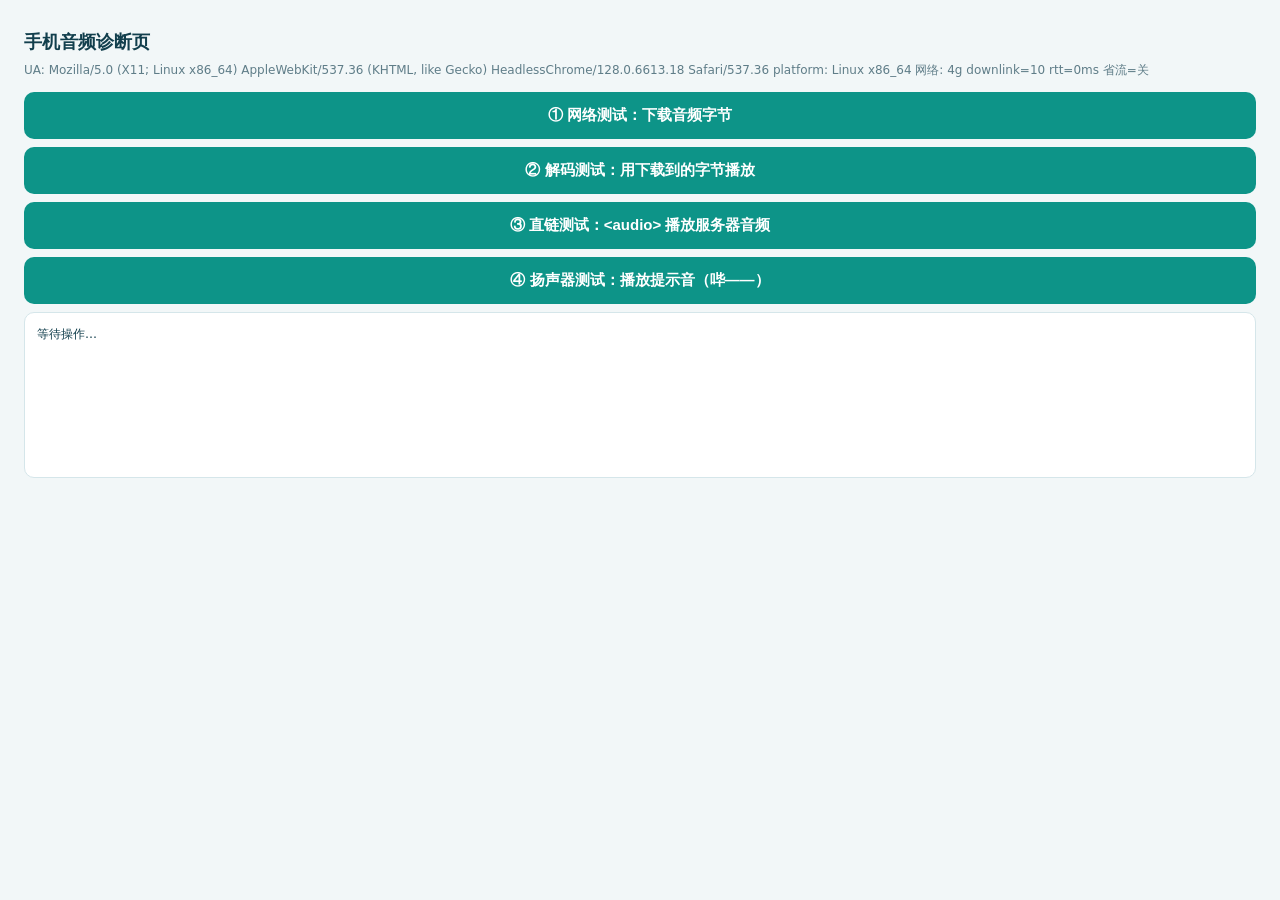
<file: tts_api/frontend/debug_audio.html>
<!DOCTYPE html>
<html lang="zh-CN">
<head>
<meta charset="utf-8">
<meta name="viewport" content="width=device-width, initial-scale=1">
<title>手机音频诊断</title>
<style>
body{font-family:system-ui,-apple-system,"PingFang SC","Microsoft YaHei",sans-serif;padding:16px;background:#f2f7f8;color:#123f4d;line-height:1.6}
h1{font-size:18px;margin:4px 0}
p.hint{font-size:12px;color:#5f7d88;margin:4px 0 12px;word-break:break-all}
button{display:block;width:100%;margin:8px 0;padding:14px;font-size:15px;border:none;border-radius:10px;background:#0d9488;color:#fff;font-weight:600}
button:active{opacity:.8}
#log{background:#fff;border:1px solid #d5e6ea;border-radius:10px;padding:12px;font-size:12px;white-space:pre-wrap;word-break:break-all;min-height:140px;max-height:60vh;overflow:auto}
audio{width:100%;margin:8px 0}
</style>
</head>
<body>
<h1>手机音频诊断页</h1>
<p class="hint" id="ua">…</p>
<button id="btnFetch">① 网络测试：下载音频字节</button>
<button id="btnBlob">② 解码测试：用下载到的字节播放</button>
<button id="btnDirect">③ 直链测试：&lt;audio&gt; 播放服务器音频</button>
<button id="btnTone">④ 扬声器测试：播放提示音（哔——）</button>
<div id="audioBox"></div>
<div id="log">等待操作…</div>
<script>
"use strict";
var logEl = document.getElementById("log");
function log(msg){
  logEl.textContent += "\n[" + new Date().toLocaleTimeString() + "] " + msg;
  logEl.scrollTop = logEl.scrollHeight;
}
var conn = "";
try{
  if (navigator.connection){
    conn = " 网络: " + (navigator.connection.effectiveType || "未知")
         + " downlink=" + navigator.connection.downlink
         + " rtt=" + navigator.connection.rtt + "ms 省流=" + (navigator.connection.saveData ? "开" : "关");
  }
}catch(_){}
document.getElementById("ua").textContent =
  "UA: " + navigator.userAgent + "\n" + "platform: " + navigator.platform + conn;

var fileName = null, fileExt = "wav", blobUrl = null;
async function latest(){
  if (fileName) return fileName;
  var r = await fetch("/debug_latest_audio");
  var j = await r.json();
  fileName = j.name;
  if (fileName){ fileExt = fileName.split(".").pop(); }
  else { log("没有找到音频文件：请先到主页合成一条，再回到本页测试"); }
  return fileName;
}
function attachAudio(a, label){
  function report(ev){
    log(label + " 事件: " + (ev ? ev.type : "?") + " readyState=" + a.readyState
      + " 时长=" + (isFinite(a.duration) ? a.duration.toFixed(2) + "s" : "未知")
      + " error=" + (a.error ? ("code=" + a.error.code + " " + a.error.message) : "无"));
  }
  a.addEventListener("loadedmetadata", report);
  a.addEventListener("canplay", report);
  a.addEventListener("playing", report);
  a.addEventListener("stalled", report);
  a.addEventListener("suspend", report);
  a.addEventListener("waiting", report);
  a.addEventListener("error", report);
}

document.getElementById("btnFetch").onclick = async function(){
  var name = await latest(); if (!name) return;
  log("开始 fetch /audio/" + name);
  try{
    var t0 = Date.now();
    var resp = await fetch("/audio/" + name);
    var buf = await resp.arrayBuffer();
    log("fetch 完成: HTTP " + resp.status + ", 收到 " + buf.byteLength
      + " 字节, 用时 " + (Date.now() - t0) + " ms, Content-Type=" + resp.headers.get("content-type"));
  }catch(e){
    log("fetch 失败: " + e.message + "（网络层没拿到完整响应）");
  }
};

document.getElementById("btnBlob").onclick = async function(){
  var name = await latest(); if (!name) return;
  try{
    if (!blobUrl){
      var resp = await fetch("/audio/" + name);
      var buf = await resp.arrayBuffer();
      log("收到 " + buf.byteLength + " 字节, 创建 Blob 播放…");
      var mime = fileExt === "ogg" ? "audio/ogg" : (fileExt === "aac" ? "audio/aac" : "audio/wav");
      blobUrl = URL.createObjectURL(new Blob([buf], { type: mime }));
    }
    var box = document.getElementById("audioBox");
    box.innerHTML = "";
    var a = document.createElement("audio");
    a.controls = true; a.playsinline = true; a.src = blobUrl;
    attachAudio(a, "Blob");
    box.appendChild(a);
    try { await a.play(); } catch(e){ log("Blob play() 被拒: " + e.message); }
  }catch(e){ log("Blob 测试失败: " + e.message); }
};

document.getElementById("btnDirect").onclick = async function(){
  var name = await latest(); if (!name) return;
  try{
    var box = document.getElementById("audioBox");
    box.innerHTML = "";
    var a = document.createElement("audio");
    a.controls = true; a.playsinline = true; a.src = "/audio/" + name;
    attachAudio(a, "直链");
    box.appendChild(a);
    try { await a.play(); } catch(e){ log("直链 play() 被拒: " + e.message); }
  }catch(e){ log("直链测试失败: " + e.message); }
};

document.getElementById("btnTone").onclick = function(){
  try{
    var ctx = new (window.AudioContext || window.webkitAudioContext)();
    var o = ctx.createOscillator();
    o.frequency.value = 880;
    o.connect(ctx.destination);
    o.start();
    setTimeout(function(){ o.stop(); }, 1200);
    log("已播放 880Hz 提示音 1.2 秒 —— 你听到「哔——」了吗？");
  }catch(e){ log("提示音失败: " + e.message); }
};
</script>
</body>
</html>
</file>
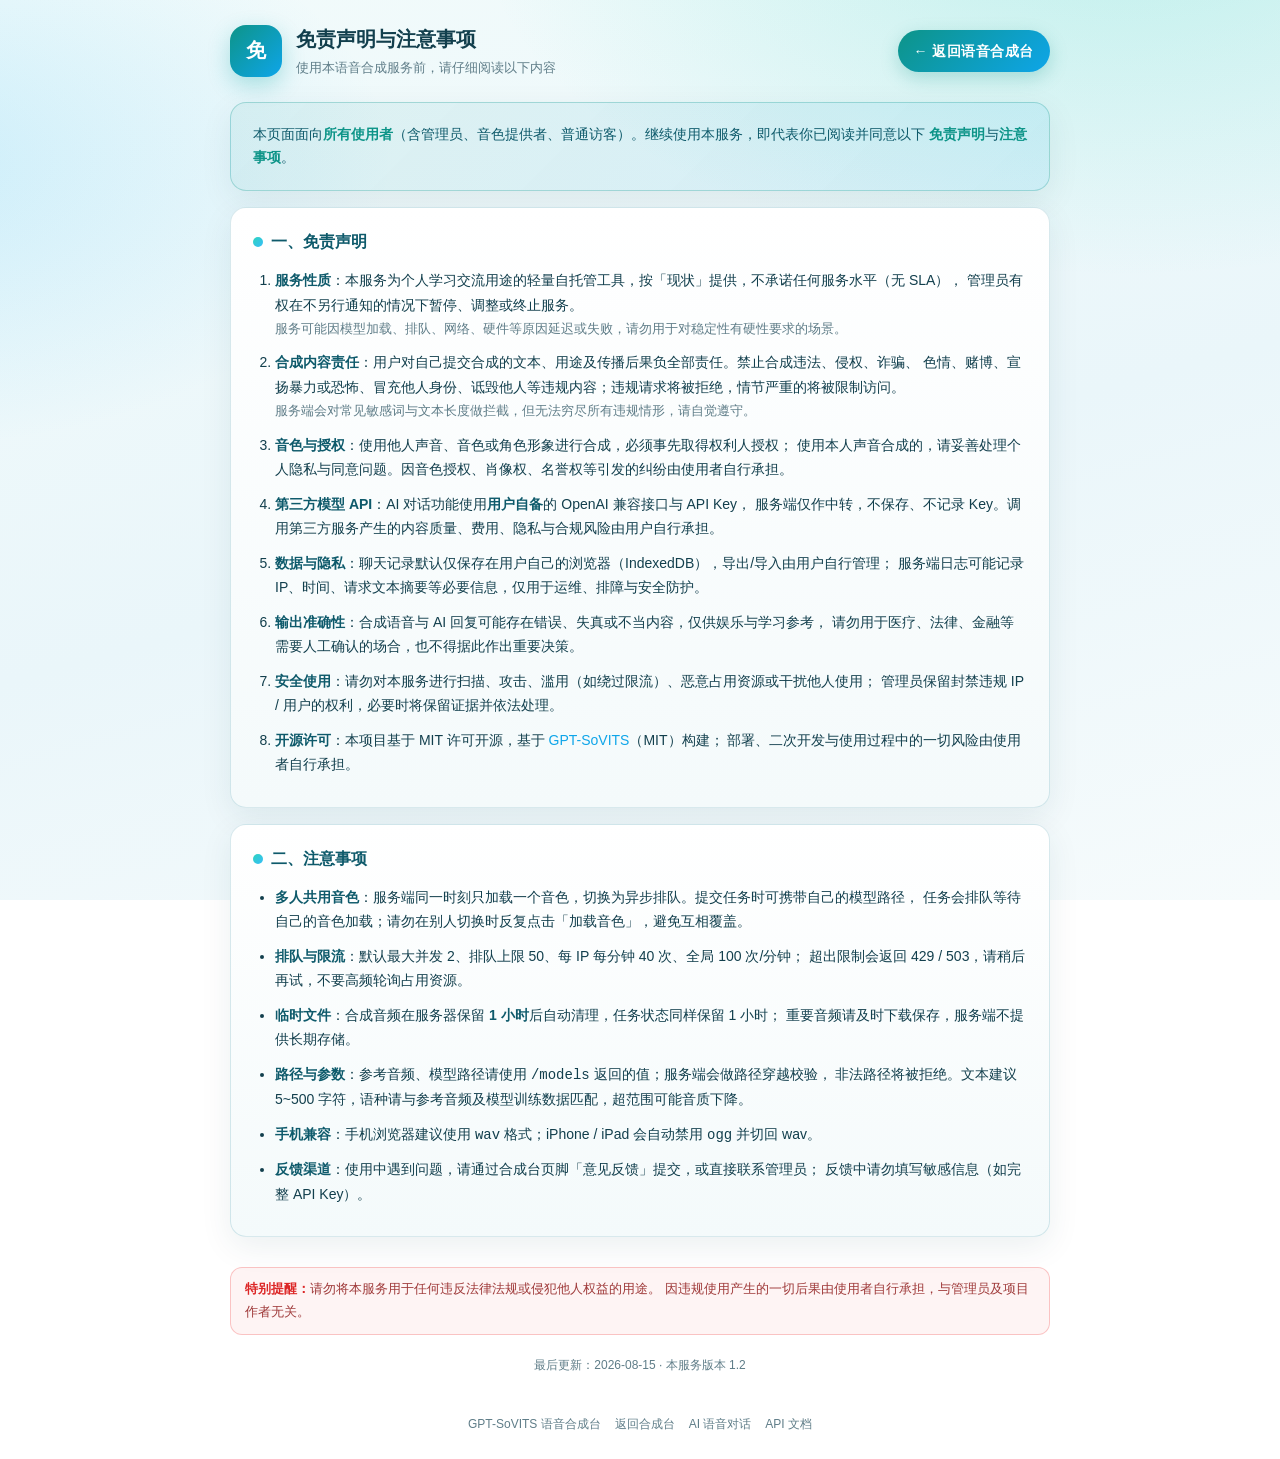
<file: tts_api/frontend/disclaimer.html>
<!DOCTYPE html>
<html lang="zh-CN">
<head>
<meta charset="utf-8">
<meta name="viewport" content="width=device-width, initial-scale=1, viewport-fit=cover">
<title>免责声明与注意事项 · GPT-SoVITS</title>
<style>
:root{
  color-scheme: light;
  --bg:#eef7f8;
  --panel:#ffffff;
  --panel-soft:#f4fafb;
  --line:rgba(14,116,144,.16);
  --text:#123f4d;
  --dim:#5f7d88;
  --accent:#0d9488;
  --accent2:#0ea5e9;
  --grad:linear-gradient(135deg,#2dd4bf 0%,#38bdf8 100%);
  --grad-strong:linear-gradient(135deg,#0d9488 0%,#0ea5e9 100%);
  --ok:#10b981;
  --err:#ef4444;
  --radius:16px;
}
*{box-sizing:border-box;margin:0;padding:0}
html,body{height:100%}
body{
  font-family:-apple-system,BlinkMacSystemFont,"Segoe UI",Roboto,"PingFang SC","Hiragino Sans GB","Microsoft YaHei",sans-serif;
  background:
    radial-gradient(1100px 640px at 88% -12%, rgba(45,212,191,.26), transparent 60%),
    radial-gradient(900px 520px at -8% 18%, rgba(56,189,248,.20), transparent 55%),
    linear-gradient(165deg,#f2fbfb 0%,#eaf6fa 55%,#f6fbfc 100%);
  background-attachment:fixed;
  color:var(--text);
  min-height:100vh;
  line-height:1.75;
}
a{color:var(--accent2);text-decoration:none}
a:hover{text-decoration:underline}

header{
  display:flex;align-items:center;gap:14px;
  max-width:860px;margin:0 auto;padding:22px 20px 8px;
}
.logo{
  width:52px;height:52px;border-radius:16px;flex:none;
  background:var(--grad-strong);color:#fff;
  display:flex;align-items:center;justify-content:center;
  font-size:20px;font-weight:700;
  box-shadow:0 8px 22px rgba(14,165,164,.30);
}
.title-wrap{flex:1;min-width:0}
.title-wrap h1{font-size:20px;font-weight:700;display:flex;align-items:center;gap:10px;flex-wrap:wrap}
.title-wrap p{font-size:13px;color:var(--dim)}
.back-link{
  display:inline-flex;align-items:center;gap:8px;flex:none;
  background:var(--grad-strong);color:#fff;
  border-radius:999px;padding:9px 16px;font-size:14px;font-weight:600;
  text-decoration:none;letter-spacing:.5px;
  box-shadow:0 6px 18px rgba(13,148,136,.25);
  transition:transform .15s, box-shadow .15s;
}
.back-link:hover{text-decoration:none;transform:translateY(-1px);box-shadow:0 10px 24px rgba(13,148,136,.35)}

main{
  max-width:860px;margin:0 auto;padding:14px 20px 30px;
  display:flex;flex-direction:column;gap:16px;
}
.card{
  background:linear-gradient(180deg,var(--panel),var(--panel-soft));
  border:1px solid var(--line);border-radius:var(--radius);
  padding:20px 22px;box-shadow:0 10px 32px rgba(18,63,77,.08);
}
.card h2{
  font-size:16px;margin-bottom:12px;color:#0e5a6b;
  display:flex;align-items:center;gap:8px;
}
.card h2 .dot{
  width:10px;height:10px;border-radius:50%;flex:none;
  background:var(--grad);
}
.intro{
  background:linear-gradient(135deg,rgba(13,148,136,.08),rgba(14,165,233,.10));
  border:1px solid rgba(13,148,136,.28);
  font-size:13.5px;color:#0e5a6b;
}
.intro b{color:var(--accent)}
.card ol,.card ul{margin:0;padding-left:22px;font-size:14px}
.card li{margin-bottom:10px}
.card li b{color:#0e5a6b}
.card .sub{font-size:12.5px;color:var(--dim);margin-top:2px;line-height:1.7}
.warn{
  margin-top:14px;padding:10px 14px;border-radius:12px;font-size:13px;
  background:rgba(239,68,68,.06);border:1px solid rgba(239,68,68,.28);color:#9f3a3a;
}
.warn b{color:#dc2626}
.foot{
  text-align:center;font-size:12px;color:var(--dim);
  padding:4px 0 2px;
}
footer{
  max-width:860px;margin:0 auto;padding:6px 20px 26px;
  font-size:12px;color:var(--dim);display:flex;gap:14px;flex-wrap:wrap;
  justify-content:center;
}
footer a{color:var(--dim)}
footer a:hover{color:var(--accent2)}
@media(max-width:600px){
  header{flex-wrap:wrap}
  .card{padding:16px}
}
</style>
</head>
<body>

<header>
  <div class="logo">免</div>
  <div class="title-wrap">
    <h1>免责声明与注意事项</h1>
    <p>使用本语音合成服务前，请仔细阅读以下内容</p>
  </div>
  <a class="back-link" href="/">← 返回语音合成台</a>
</header>

<main>
  <section class="card intro">
    本页面面向<b>所有使用者</b>（含管理员、音色提供者、普通访客）。继续使用本服务，即代表你已阅读并同意以下
    <b>免责声明</b>与<b>注意事项</b>。
  </section>

  <section class="card">
    <h2><span class="dot"></span>一、免责声明</h2>
    <ol>
      <li><b>服务性质</b>：本服务为个人学习交流用途的轻量自托管工具，按「现状」提供，不承诺任何服务水平（无 SLA），
        管理员有权在不另行通知的情况下暂停、调整或终止服务。
        <div class="sub">服务可能因模型加载、排队、网络、硬件等原因延迟或失败，请勿用于对稳定性有硬性要求的场景。</div>
      </li>
      <li><b>合成内容责任</b>：用户对自己提交合成的文本、用途及传播后果负全部责任。禁止合成违法、侵权、诈骗、
        色情、赌博、宣扬暴力或恐怖、冒充他人身份、诋毁他人等违规内容；违规请求将被拒绝，情节严重的将被限制访问。
        <div class="sub">服务端会对常见敏感词与文本长度做拦截，但无法穷尽所有违规情形，请自觉遵守。</div>
      </li>
      <li><b>音色与授权</b>：使用他人声音、音色或角色形象进行合成，必须事先取得权利人授权；
        使用本人声音合成的，请妥善处理个人隐私与同意问题。因音色授权、肖像权、名誉权等引发的纠纷由使用者自行承担。
      </li>
      <li><b>第三方模型 API</b>：AI 对话功能使用<b>用户自备</b>的 OpenAI 兼容接口与 API Key，
        服务端仅作中转，不保存、不记录 Key。调用第三方服务产生的内容质量、费用、隐私与合规风险由用户自行承担。
      </li>
      <li><b>数据与隐私</b>：聊天记录默认仅保存在用户自己的浏览器（IndexedDB），导出/导入由用户自行管理；
        服务端日志可能记录 IP、时间、请求文本摘要等必要信息，仅用于运维、排障与安全防护。
      </li>
      <li><b>输出准确性</b>：合成语音与 AI 回复可能存在错误、失真或不当内容，仅供娱乐与学习参考，
        请勿用于医疗、法律、金融等需要人工确认的场合，也不得据此作出重要决策。
      </li>
      <li><b>安全使用</b>：请勿对本服务进行扫描、攻击、滥用（如绕过限流）、恶意占用资源或干扰他人使用；
        管理员保留封禁违规 IP / 用户的权利，必要时将保留证据并依法处理。
      </li>
      <li><b>开源许可</b>：本项目基于 MIT 许可开源，基于 <a href="https://github.com/RVC-Boss/GPT-SoVITS" target="_blank" rel="noopener">GPT-SoVITS</a>（MIT）构建；
        部署、二次开发与使用过程中的一切风险由使用者自行承担。
      </li>
    </ol>
  </section>

  <section class="card">
    <h2><span class="dot"></span>二、注意事项</h2>
    <ul>
      <li><b>多人共用音色</b>：服务端同一时刻只加载一个音色，切换为异步排队。提交任务时可携带自己的模型路径，
        任务会排队等待自己的音色加载；请勿在别人切换时反复点击「加载音色」，避免互相覆盖。
      </li>
      <li><b>排队与限流</b>：默认最大并发 2、排队上限 50、每 IP 每分钟 40 次、全局 100 次/分钟；
        超出限制会返回 429 / 503，请稍后再试，不要高频轮询占用资源。
      </li>
      <li><b>临时文件</b>：合成音频在服务器保留 <b>1 小时</b>后自动清理，任务状态同样保留 1 小时；
        重要音频请及时下载保存，服务端不提供长期存储。
      </li>
      <li><b>路径与参数</b>：参考音频、模型路径请使用 <code>/models</code> 返回的值；服务端会做路径穿越校验，
        非法路径将被拒绝。文本建议 5~500 字符，语种请与参考音频及模型训练数据匹配，超范围可能音质下降。
      </li>
      <li><b>手机兼容</b>：手机浏览器建议使用 <code>wav</code> 格式；iPhone / iPad 会自动禁用 <code>ogg</code> 并切回 wav。
      </li>
      <li><b>反馈渠道</b>：使用中遇到问题，请通过合成台页脚「意见反馈」提交，或直接联系管理员；
        反馈中请勿填写敏感信息（如完整 API Key）。
      </li>
    </ul>
  </section>

  <div class="warn"><b>特别提醒：</b>请勿将本服务用于任何违反法律法规或侵犯他人权益的用途。
    因违规使用产生的一切后果由使用者自行承担，与管理员及项目作者无关。</div>

  <p class="foot">最后更新：2026-08-15 · 本服务版本 1.2</p>
</main>

<footer>
  <span>GPT-SoVITS 语音合成台</span>
  <a href="/">返回合成台</a>
  <a href="/chat">AI 语音对话</a>
  <a href="/docs" target="_blank">API 文档</a>
</footer>

</body>
</html>
</file>
